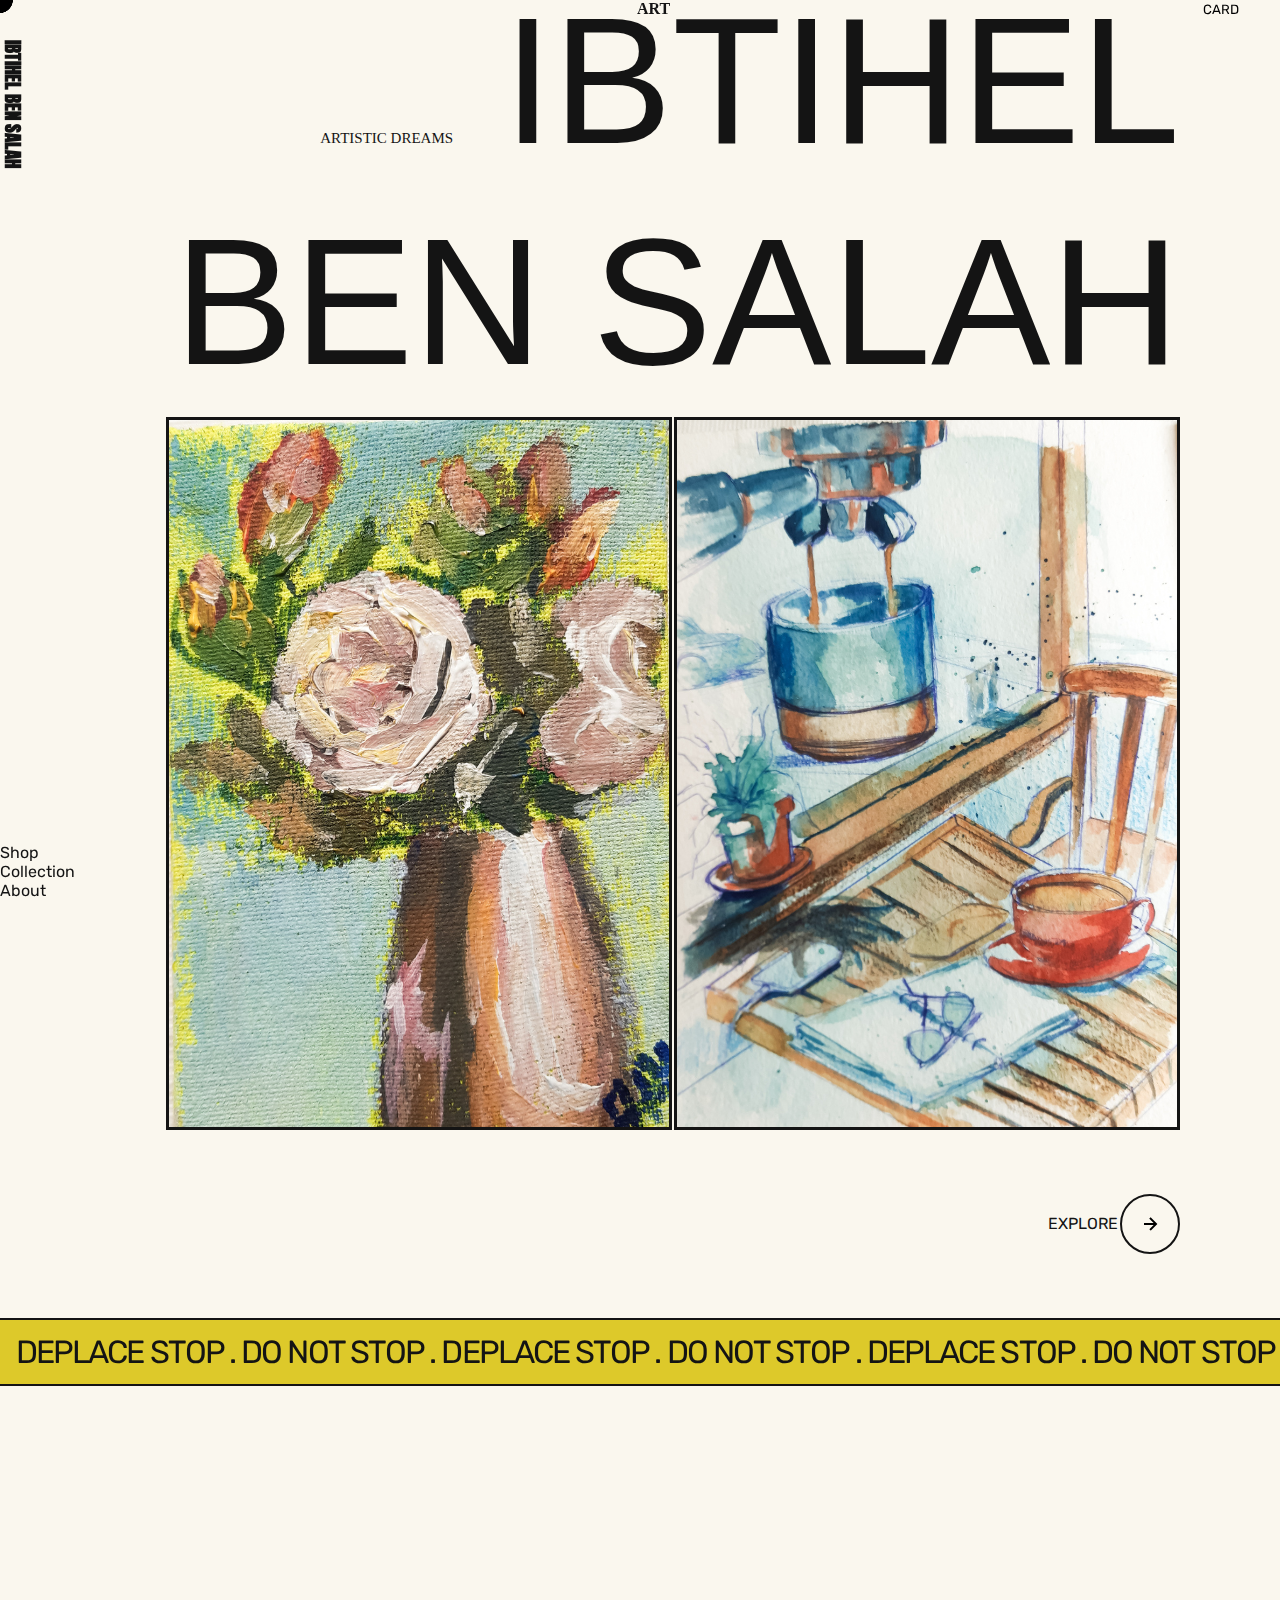
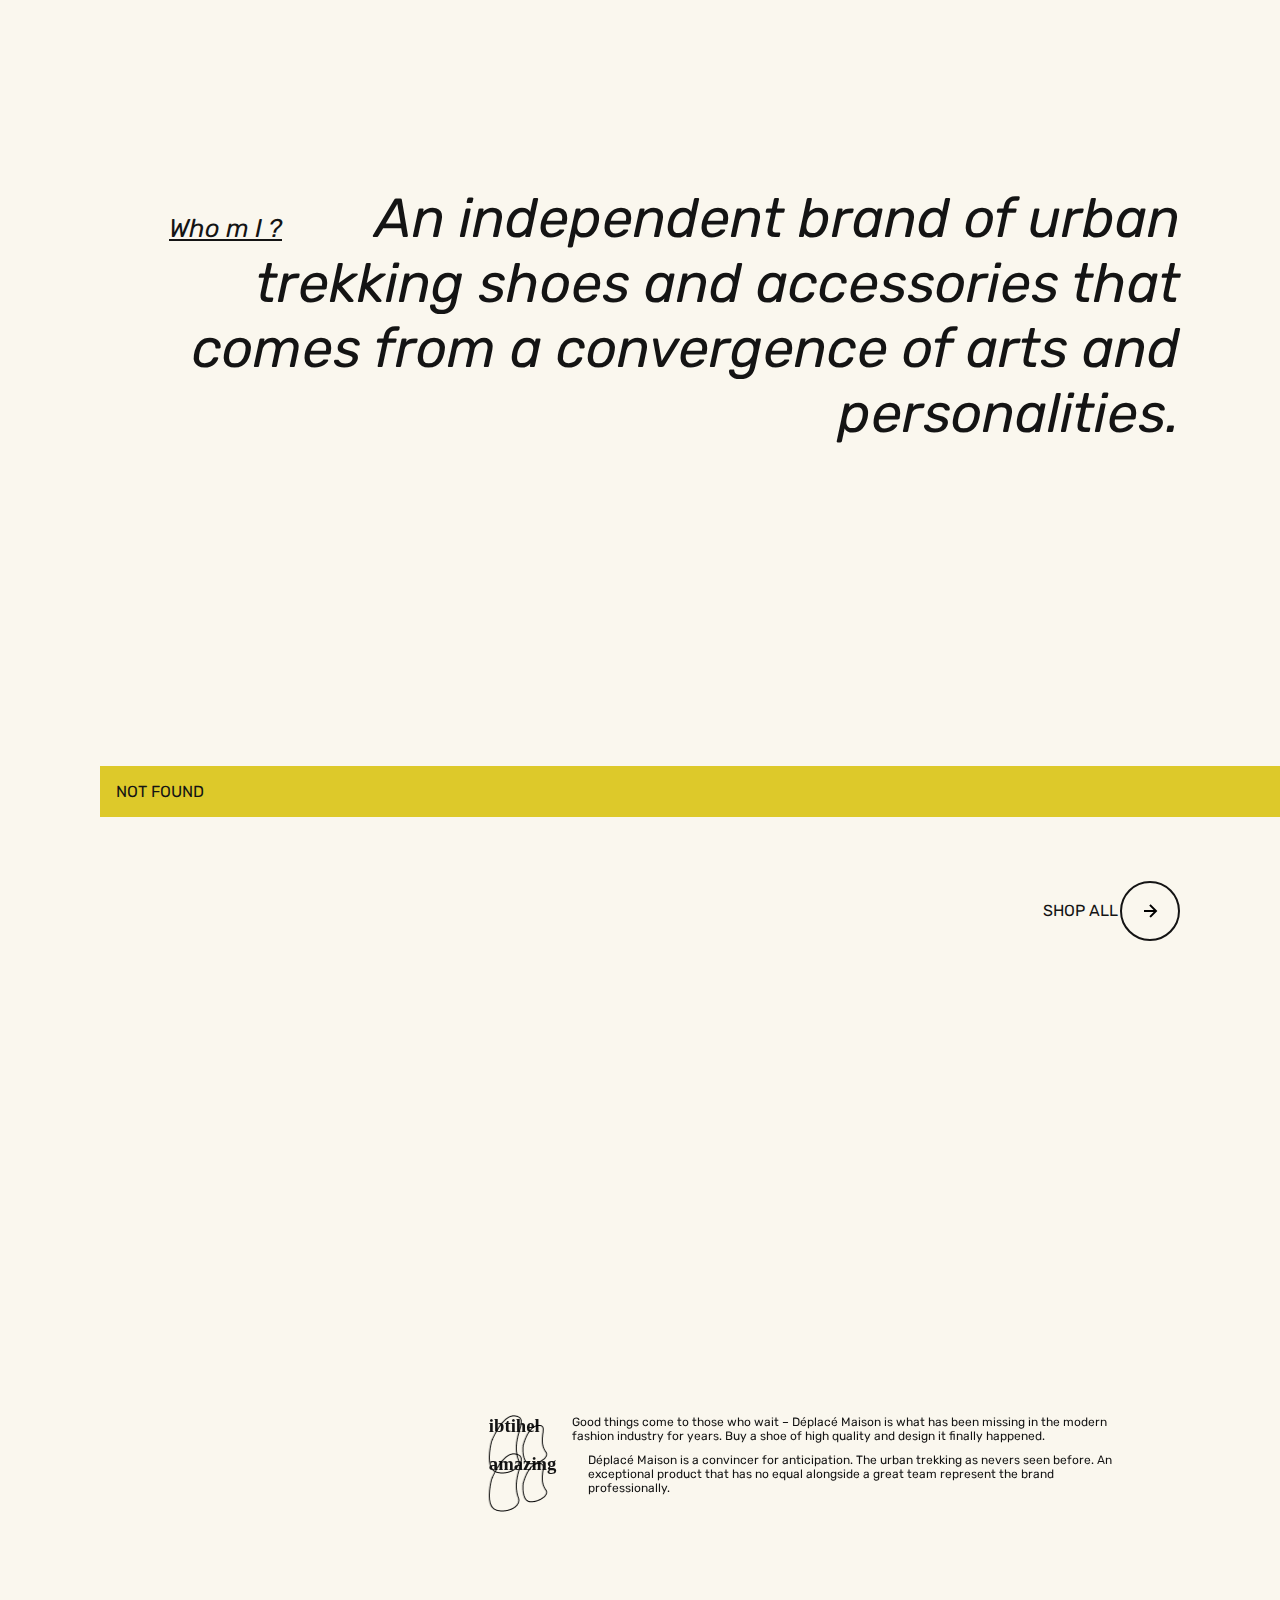
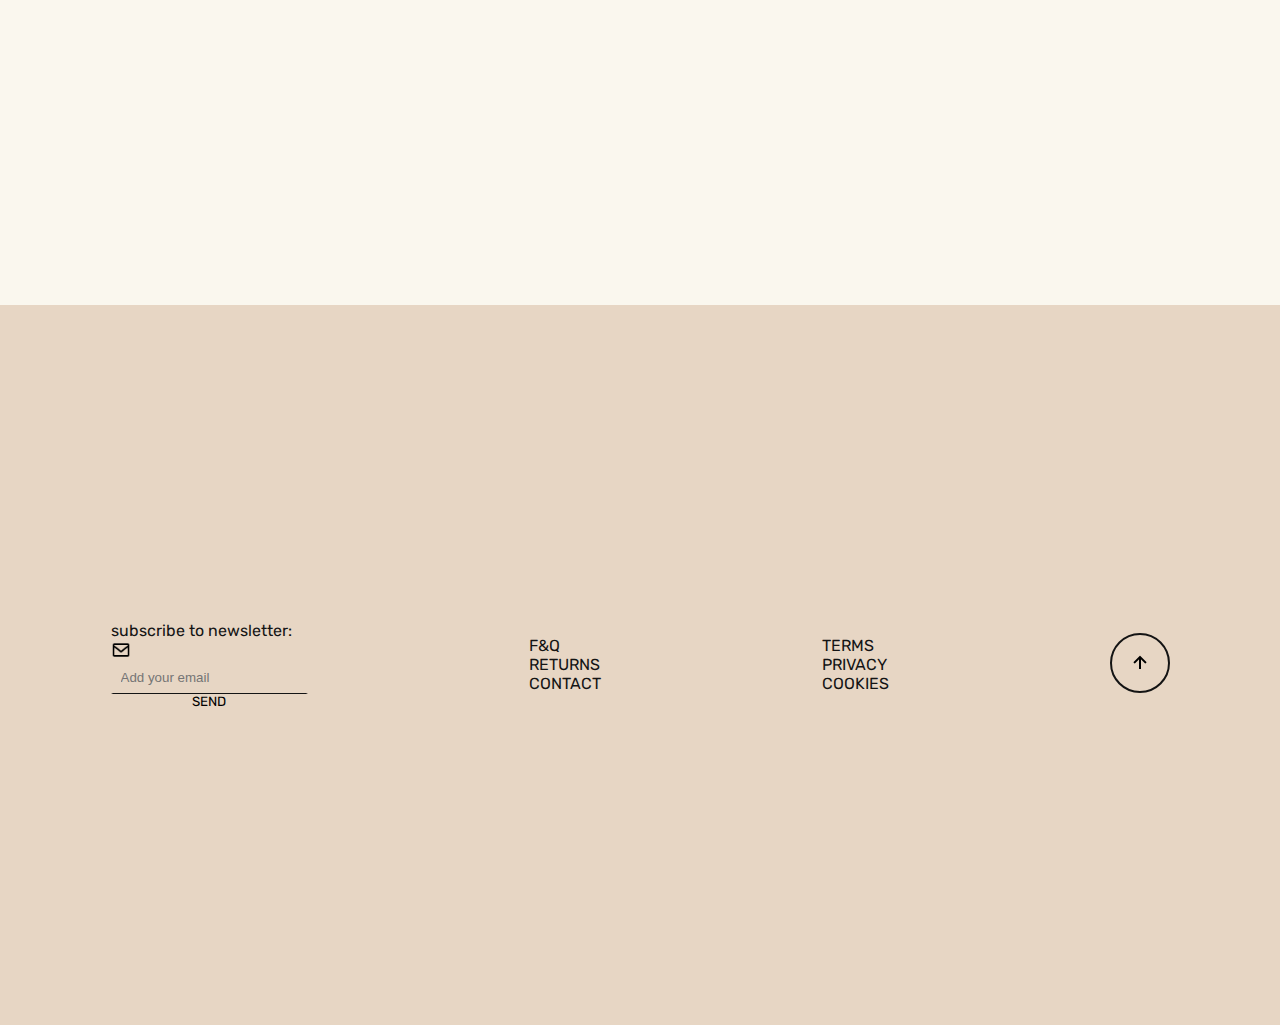
<file: index.html>
<!DOCTYPE html>
<html lang="en">
<head>
    <meta charset="UTF-8">
    <meta http-equiv="X-UA-Compatible" content="IE=edge">
    <meta name="viewport" content="width=device-width, initial-scale=1.0">
    <link href='https://unpkg.com/boxicons@2.1.4/css/boxicons.min.css' rel='stylesheet'>
    <link rel="stylesheet" href="style.css">
    <title>Ibtihel Ben Salah</title>
</head>
<body>  
        <div id="top"></div>
        <header id="horizontal-nav"> 
                <li>.</li>  
                <h4>ART</h4>
                <button>card</button>
        </header>
        <nav id="vertical-nav">
            <h3>IBTIHEL BEN SALAH</h3>
            <ul>
                <li>Shop</li>
                <li><a href="collection.html">Collection</a></li>
                <li>About</li>
            </ul>
        </nav>
        <main>
            <div id="hero-section">
                <h1 class="ibtihelbensalah">
                    IBTIHEL </br>
                    BEN SALAH
                </h1>
                 <div class="imgs-gp">
                    <img class="main-img" src="images/1.png" alt="">
                    <img class="main-img" src="images/2.png" alt="">
                 </div>
                <div class="explore">
                    <a href="collection.html" class="collection">explore<img src="[data-uri]"/></a>
                </div>
            </div>
        <div class="scroll-wrap">
            <div class="scroll">
            <span>deplace stop</span>
            <span>.</span>
            <span>do not stop</span>
            <span>.</span>
            <span>deplace stop</span>
            <span>.</span>
            <span>do not stop</span>
            <span>.</span>
            <span>deplace stop</span>
            <span>.</span>
            <span>do not stop</span>
            <span>.</span>
            <span>deplace stop</span>
            <span>.</span>
            <span>do not stop</span>
            <span>.</span>
            <span>deplace stop</span>
            <span>.</span>
            <span>do not stop</span>
            <span>.</span>
            </div>
        </div>
        <section id="about">
            <h2>
                An independent brand of urban trekking shoes and accessories that comes from a convergence of arts and personalities.
            </h2>
        </section>
        <div class="notfound">
            not found
         </div>
         <div class="explore">
            <a href="collection.html" class="collection">Shop all <img src="[data-uri]"/></a>
         </div>
        <section id="review-section">
            <div>
                <h3>ibtihel</h3>
                <p>
                    Good things come to those who wait – Déplacé Maison is what has been missing in the modern fashion industry for years. Buy a shoe of high quality and design it finally happened.  
                </p>
            </div>
            <div>
                <h3>amazing</h3>
                <p>
                    Déplacé Maison is a convincer for anticipation. The urban trekking as nevers seen before. An exceptional product that has no equal alongside a great team represent the brand professionally.  
                </p>
            </div>
        </section>
        <svg xmlns="http://www.w3.org/2000/svg" class="goo" version="1.1" width="100%">
            <defs>
                <filter id="goo">
                    <feGaussianBlur in="SourceGraphic" stdDeviation="6" result="blur"></feGaussianBlur>
                    <feColorMatrix in="blur" mode="matrix" values="1 0 0 0 0  0 1 0 0 0  0 0 1 0 0  0 0 0 35 -15" result="goo"></feColorMatrix>
                    <feComposite in="SourceGraphic" in2="goo" operator="atop"></feComposite>
                </filter>
            </defs>
        </svg>
        <div id="cursor"></div>
        </main>
        <footer>
          <div class="subscribe">
            subscribe to newsletter:
            <img src="[data-uri]"/>
            <input type="email" placeholder="Add your email">
            <button>send</button>
          </div>  
          <ul>
            <li>F&Q</li>
            <li>RETURNS</li>
            <li>CONTACT</li>
          </ul>
          <ul>
            <li>TERMS</li>
            <li>PRIVACY</li>
            <li>COOKIES</li>
          </ul>
          <div class="explore">
            <a href="#top"><img src="[data-uri]"/></a> 
          </div>
        </footer>
        <script src="cursor.js"></script>
</body>
</html>
</file>
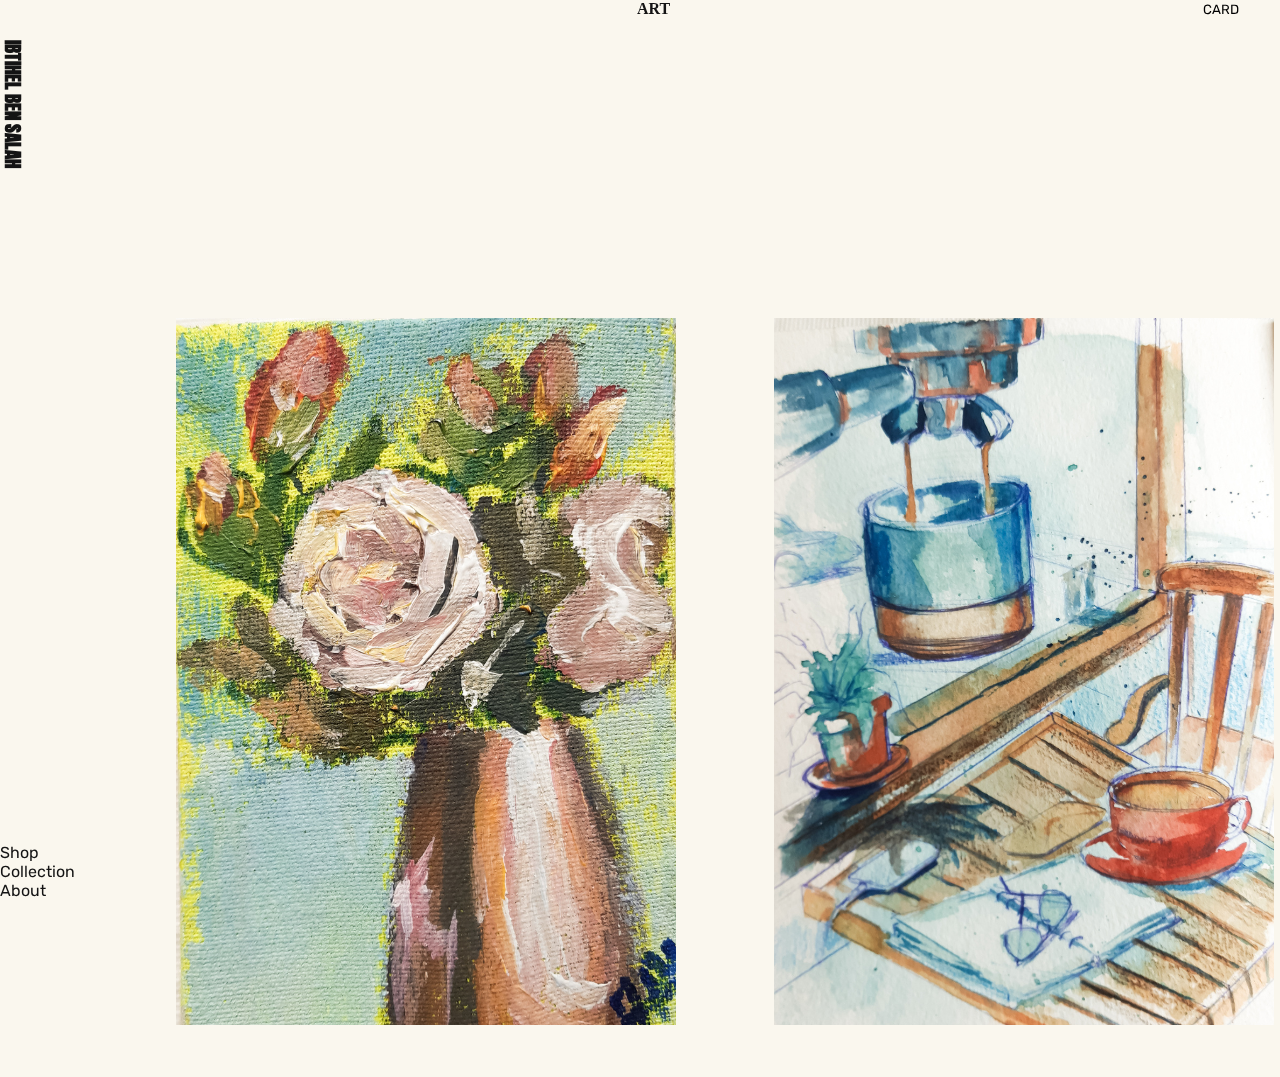
<file: collection.html>
<!DOCTYPE html>
<html lang="en">
<head>
    <meta charset="UTF-8">
    <meta http-equiv="X-UA-Compatible" content="IE=edge">
    <meta name="viewport" content="width=device-width, initial-scale=1.0">
    <link href='https://unpkg.com/boxicons@2.1.4/css/boxicons.min.css' rel='stylesheet'>
    <link rel="stylesheet" href="style.css">
    <link rel="stylesheet" href="collection.css">
    <title>ibtihel Ben Salah - shop</title>
</head>
<body>
    <header id="horizontal-nav"> 
        <li>.</li>  
        <h4>ART</h4>
        <button>card</button>
    </header>
    <nav id="vertical-nav">
        <h3>IBTIHEL BEN SALAH</h3>
        <ul>
            <li>Shop</li>
            <li>Collection</li>
            <li>About</li>
        </ul>
    </nav>
    <div class="slider-wrap">
          <div class="slider-inner">
            <div class="slider">
                <img src="images/1.png" alt="slide image">
              </div>
                
              <div class="slider">
                <img src="images/2.png" alt="slide image">
              </div>
                
              <div class="slider">
                <img src="images/3.png" alt="slide image">
              </div>
                
              <div class="slider">
                <img src="images/4.png" alt="slide image">
              </div>
                
              <div class="slider">
                <img src="images/5.png" alt="slide image">
              </div>
                
              <div class="slider">
                <img src="images/6.png" alt="slide image">
              </div>
                
              <div class="slider">
                <img src="images/7.png" alt="slide image">
              </div>
                
              <div class="slider">
                <img src="images/8.png" alt="slide image">
              </div>
                
              <div class="slider">
                <img src="images/9.png" alt="slide image">
              </div>
                
              <div class="slider">
                <img src="images/10.png" alt="slide image">
              </div>
                
              <div class="slider">
                <img src="images/11.png" alt="slide image">
              </div>
    
              <div class="slider">
                <img src="images/12.png" alt="slide image">
              </div>
          </div>
    </div>
    <script src="slider.js"></script>
</body>
</html>
</file>
<file: style.css>
@import url('https://fonts.googleapis.com/css2?family=Anton&family=Permanent+Marker&family=Rubik:wght@300;400&display=swap');
:root{
--bg:#fcf9ee;
--accentColor:#ddc92a;
--pink:#e7d6c4;
--dark:#141414;
}
*{
    margin: 0;
    padding: 0;
    box-sizing: border-box;
}
html{
    scroll-behavior: smooth;
}
/*
font-family: 'Permanent Marker', cursive;
font-family: 'Rubik', sans-serif;
font-family: 'Anton', sans-serif;
*/
body{
    background-color: var(--bg);
    font-family: 'Rubik', sans-serif;
    color: var(--dark);
    overflow-x: hidden;
}
ul{
    list-style: none;
}
a{
color: var(--dark);
text-decoration: none;
}
button{
    background-color: transparent;
    border: none;
    font-family: inherit;
    text-transform: uppercase;
}
button:hover{
    text-decoration: underline;
}
section{
    height: 100vh;
    display: flex;
    flex-direction: column;
    align-items: center;
    justify-content: center;
}

/*****************************horizontal-nav*************************************/
header{
    margin-left: 100px;
    position: fixed;
    display: flex;
    justify-content: space-between;
    width: calc(89%);
}
header h4{
    font-family: 'Permanent Marker', cursive;
}
header li:first-child{
    color: transparent;
}
#vertical-nav h3{
    position: fixed;
    top: 10%;
    left: -4%;
    font-family: 'Anton', sans-serif; 
    transform: rotate(90deg);
}
#vertical-nav ul{
    position: fixed;
    bottom: 0;
    left: 0;
}
main{
    margin-left: 100px;
    margin-right: 100px;
}
/******************************hero*************************/
.ibtihelbensalah{
    text-align: right;
    font-size: 14vw;
    font-weight: 400;
    line-height: 12.8vw;
}
.ibtihelbensalah::before{
    content:'ARTISTIC dreams';
    width: 20px;
    font-size: 15px;
    font-weight: 300;
    font-family: 'Permanent Marker', cursive;
}
.main-img{
    border: 3px solid var(--dark);
}
.explore, .imgs-gp, .collection{
    display: flex;
    justify-content: flex-end;
    text-transform: uppercase;
    align-items: center;
    gap: 2px;
    margin-top: 2rem;
    margin-bottom: 2rem;
}
.explore img{
    border: 2px solid var(--dark);
    border-radius: 50%;
    padding: 1rem;
}
.explore img:hover{
    transform: rotate(180deg);
    transition: rotate 0.5s ease-in-out;
}
/***************************scroll******/
.scroll-wrap{
    background-color: var(--accentColor);
    width: 100vw;
    margin-left: -100px;
    padding: 1rem;
    border-top: var(--dark) 2px solid;
    border-bottom: var(--dark) 2px solid;
    align-items: center;
    display: flex;
    white-space: nowrap;
    width: -webkit-fit-content;
    width: -moz-fit-content;
    width: fit-content;
    will-change: transform;
    margin-bottom: 5rem;
}
.scroll{
    text-transform: uppercase;
    font-weight: 50px;
    font-size: 2.5vw;
    line-height: 2.5vw;
    letter-spacing: -.06em;
    -webkit-animation: animation-reel 60s linear infinite;
    animation: animation-reel 60s linear infinite;
}
/*
.scroll span{
    animation: indexMarquee 15s infinite linear;
}
*/
@keyframes animation-reel{
    0% {
        -webkit-transform: translateX(0);
        transform: translateX(0);
    }
    100% {
        -webkit-transform: translateX(-100%);
        transform: translateX(-100%);
    }
}
/*about*/
#about h2{
    font-weight: 400;
    text-align: right;
    font-size: 4.3vw;
    font-style: italic;
    /*! width: 80%; */
}
#about h2::before{
    content:"Who m I ?";
    text-decoration: underline;
    font-size: 2vw;
    margin-right: 5rem;
}
/************-------review-section*/
#review-section{
    width: 60%;
    transform: translate(60%);
    display: flex;
    flex-direction: column;
    gap:10px;
    align-items: center;
}
#review-section div{
    display: flex;
    flex-direction: row;
    gap: 2rem;
    
}
#review-section h3{
    font-family: 'Permanent Marker', cursive;
    position: relative;
}
#review-section h3::before{
    content: url(images/skribble.png);
    position: absolute;
}
#review-section p{
    font-size: 12px;
}
.notfound{
    background-color: var(--accentColor);
    padding: 1rem;
    margin-right: -100px;
    text-transform: uppercase;
}
/*****************footeeer***********/
footer{
    display: flex;
    flex-direction: row;
    justify-content: space-around;
    align-items: center;
    background-color: var(--pink);
    height: 80vh;
}
.subscribe{
    display:flex;
    flex-direction: column;
}
.subscribe img{
    height: 20px;
    width: 20px;
}
input[type="email" i] {
   background-color:transparent;
   border-color:transparent;
   border-bottom: 1px solid var(--dark);
   padding:.5rem; 
}





/*********cursooor***********/
:root {
    --cursor-size: 28px;
    --bg: #FAF7EE;
  }
  
  .page-wrap {
    background: var(--bg);
    min-height: 100vh;
  }
  
  #cursor {
    position: fixed;
    top: calc(var(--cursor-size) * -0.5);
    left:  calc(var(--cursor-size) * -0.5);
    pointer-events: none;
    mix-blend-mode: difference;  
    filter: url(#goo);
  }
  
  .cursor-circle {
    position: absolute;
    top: 0;
    left: 0;
    width: var(--cursor-size);
    height: var(--cursor-size);
    border-radius: var(--cursor-size);
    background: var(--bg);
    transform-origin: center center;
  }
  
  body {
    overflow-x: hidden;
  /*   cursor: none; */
  }
  
  h1 {
    margin: 0;
    font-size: 148px;
    line-height: 1;
    font-family: sans-serif;
    text-transform: uppercase;
    user-select: none;
  }
  
  .goo {
    display: none;
  }
</file>
<file: collection.css>
.slider-wrap{
    /*
    display: flex;
    flex-direction: row;
    gap: 5px;
    */
    position: absolute;
    left: 10%;
    top:30%;
    height: 80%;
    width: 200px;
}
.slider-inner{
    position: absolute;
    top: 0;
    left: 0;
    height: 100%;
    width: 200%;
    display: grid;
    grid-template-columns: repeat(12,1fr);
    gap: 2px;
    pointer-events: none;
    transition: 0s ease-in;
}
.slider{
    height: 100%;
    padding: 3rem;
    align-items: center;

}
</file>
